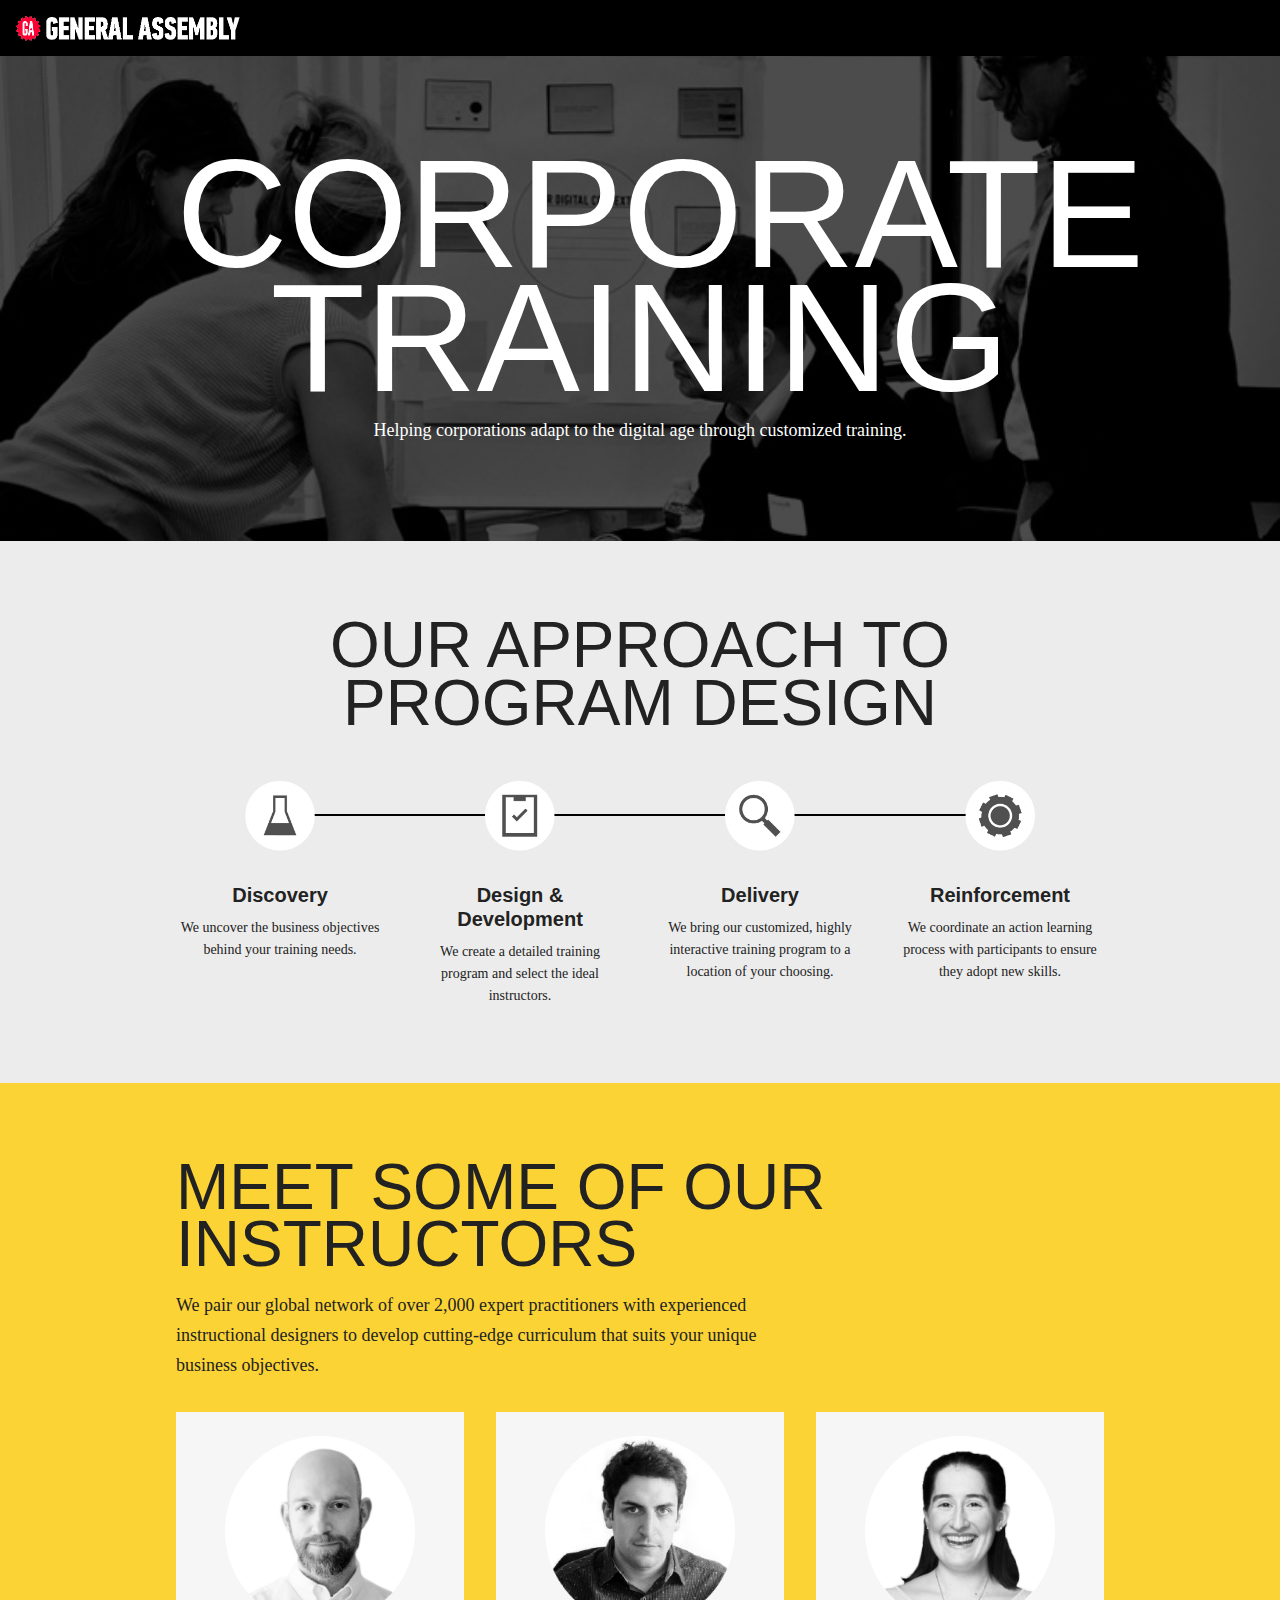
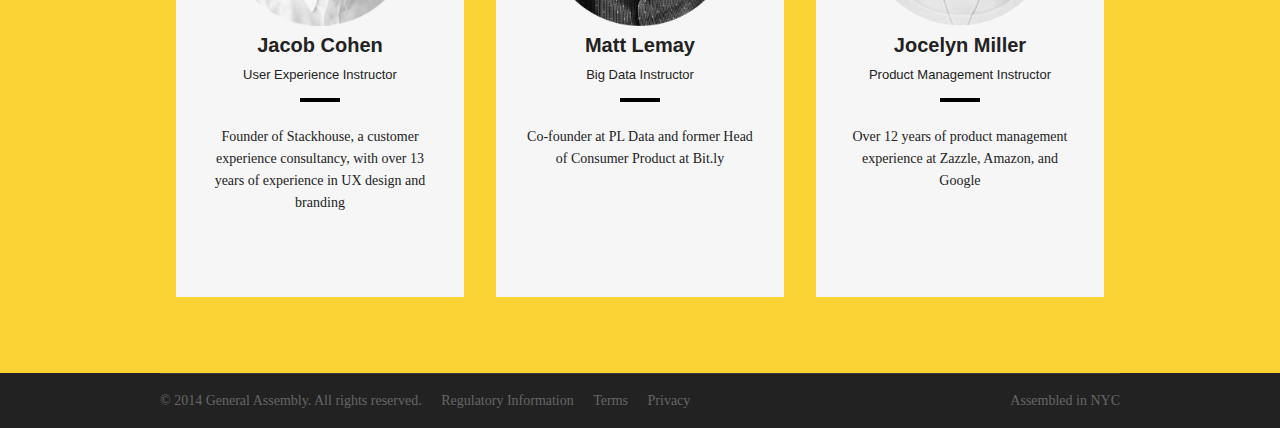
<file: index.html>
<!DOCTYPE html>
<html>
  <head>
    <title>Corporate Training | Digital Training | General Assembly</title>
    <meta http-equiv="Content-Type" content="text/html; charset=UTF-8">
    <meta content="Partner with General Assembly for customized inperson and online training to help your company&#39;s managers and employees succeed in the digital age." name="description">
    <meta name="viewport" content="initial-scale=1.0, width=device-width, maximum-scale=1.0">
    <meta http-equiv="X-UA-Compatible" content="IE=Edge,chrome=1">
    <meta name="msapplication-TileImage" content="static/apple-touch-icon-152x152-184838f56064c13d26aca9928c90e389.png">
    <link href="static/favicon-4082a092525e40973db06097178ed238.ico" rel="shortcut icon" type="image/vnd.microsoft.icon">
    <link rel="apple-touch-icon" sizes="152x152" href="static/apple-touch-icon-152x152-184838f56064c13d26aca9928c90e389.png">

    <!--
        Current in-house styling framework.
        This should be replaced with a third-party framework of your choice.
      -->
    <link cache="false" href="static/framework.min.css" media="all" rel="stylesheet">
  </head>
  <body>
    <header class="banner">
      <div class="masthead">
        <a href="#"><img alt="General Assembly" src="./static/ga-lockup.png"></a>
        <a href="#corporate-digital-training#navigation" class="skip">
        <img alt="Menu" src="./static/menu-ccd8f561e56991e7e37cb4ebadc7e60a.svg">
        </a>
      </div>
    </header>
    <section>
      <div id="header-bg" class="content-area-white enterprise-header">
        <div class="max-width with-padding">
          <div class="complex-grid mobile-full with-padding centered">
            <div class="col-12-12">
              <h1 class="header-title" style="font-size: 154.666666666667px;">
                Corporate<br>Training
              </h1>
            </div>
            <div class="col12">
              <p class="medium subbody">
                Helping corporations adapt to the digital age through customized training.
              </p>
            </div>
            <div class="mobile-only">
              <form id="form-email-capture">
                <a id="" class="request-info button fluid" href="#corporate-digital-training/request-more-information">Request More Information</a>
              </form>
            </div>
          </div>
        </div>
      </div>
    </section>
    <section class="content-area-grey">
      <div class="complex-grid with-padding mobile-full">
        <h2 class="centered">
          OUR APPROACH TO PROGRAM DESIGN
        </h2>
        <div class="col-3-3-0 icon-column no-mobile">
          <div class="image-wrapper approach-icon">
            <img src="./static/EnterpriseSite_ProcessMap-icons-retina-01.png">
          </div>
        </div>
        <div class="col-3-3-0 icon-column no-mobile">
          <div class="image-wrapper approach-icon">
            <img src="./static/EnterpriseSite_ProcessMap-icons-retina-02.png">
          </div>
        </div>
        <div class="col-3-3-0 icon-column no-mobile">
          <div class="image-wrapper approach-icon">
            <img src="./static/EnterpriseSite_ProcessMap-icons-retina-03.png">
          </div>
        </div>
        <div class="col-3-3-0 icon-column no-mobile">
          <div class="image-wrapper approach-icon">
            <img src="./static/EnterpriseSite_ProcessMap-icons-retina-04.png">
          </div>
        </div>
        <div class="col-3-3-3 icon-column mobile-vert">
          <div class="image-wrapper approach-icon">
            <img src="./static/EnterpriseSite_ProcessMap-icons-retina-01.png">
          </div>
        </div>
        <div class="col-3-3-9 icon-column">
          <h3 class="four-pack-title centered">Discovery</h3>
          <div class="centered">
            <p>
              We uncover the business objectives behind your training needs.
            </p>
          </div>
        </div>
        <div class="col-3-3-3 icon-column mobile-vert">
          <div class="image-wrapper approach-icon">
            <img src="./static/EnterpriseSite_ProcessMap-icons-retina-02.png">
          </div>
        </div>
        <div class="col-3-3-9 icon-column">
          <h3 class="four-pack-title centered">Design &amp; Development</h3>
          <div class="centered">
            <p>
              We create a detailed training program and select the ideal instructors.
            </p>
          </div>
        </div>
        <div class="col-3-3-3 icon-column mobile-vert">
          <div class="image-wrapper approach-icon">
            <img src="./static/EnterpriseSite_ProcessMap-icons-retina-03.png">
          </div>
        </div>
        <div class="col-3-3-9 icon-column">
          <h3 class="four-pack-title centered">Delivery</h3>
          <div class="centered">
            <p>
              We bring our customized, highly interactive training program to a location of your choosing.
            </p>
          </div>
        </div>
        <div class="col-3-3-3 icon-column mobile-vert">
          <div class="image-wrapper approach-icon">
            <img src="./static/EnterpriseSite_ProcessMap-icons-retina-04.png">
          </div>
        </div>
        <div class="col-3-3-9 icon-column">
          <h3 class="four-pack-title centered">Reinforcement</h3>
          <div class="centered">
            <p>
              We coordinate an action learning process with participants to ensure they adopt new skills.
            </p>
          </div>
        </div>
        <div class="approach-bar no-mobile"></div>
        <div class="approach-line mobile-vert"></div>
      </div>
    </section>
    <section class="content-area-yellow instructors">
      <div class="complex-grid with-padding mobile-full">
        <div class="col12">
          <h2>Meet Some Of Our Instructors</h2>
        </div>
        <div class="col8">
          <p class="introduction medium resizable with-padding">
            We pair our global network of over 2,000 expert practitioners with experienced instructional designers to develop cutting-edge curriculum that suits your unique business objectives.
          </p>
        </div>
      </div>
      <div class="complex-grid with-padding mobile-full">
        <div class="col4">
          <div class="panel-grey-light card centered">
            <img alt="Jacob Cohen" src="./static/Jacob-Cohen.png">
            <h3 class="name">Jacob Cohen</h3>
            <h5 class="role">User Experience Instructor</h5>
            <div class="blog-bar"></div>
            <p>Founder of Stackhouse, a customer experience consultancy, with over 13 years of experience in UX design and branding</p>
          </div>
        </div>
        <div class="col4">
          <div class="panel-grey-light card centered">
            <img alt="Matt Lemay" src="./static/Matt-Lemay.png">
            <h3 class="name">Matt Lemay</h3>
            <h5 class="role">Big Data Instructor</h5>
            <div class="blog-bar"></div>
            <p>Co-founder at PL Data and former Head of Consumer Product at Bit.ly</p>
          </div>
        </div>
        <div class="col4">
          <div class="panel-grey-light card centered">
            <img alt="Jocelyn Miller" src="./static/Jocelyn-Miller.png">
            <h3 class="name">Jocelyn Miller</h3>
            <h5 class="role">Product Management Instructor</h5>
            <div class="blog-bar"></div>
            <p>Over 12 years of product management experience at Zazzle, Amazon, and Google</p>
          </div>
        </div>
      </div>
    </section>
    <div class="legal">
      <div class="max-width has-padding">
        <p>
          © 2014 General Assembly. All rights reserved.
          <span class="terms-and-privacy">
          <span>
          <a href="#regulatory-information">Regulatory Information</a>
          </span>
          <span>
          <a href="#terms_of_service">Terms</a>
          </span>
          <span>
          <a href="#privacy_policy">Privacy</a>
          </span>
          </span>
          <span class="assembled-link">
          <a href="http://nytm.org/made-in-nyc" target="_blank">Assembled in NYC</a>
          </span>
        </p>
      </div>
    </div>
  </body>
</html>
</file>
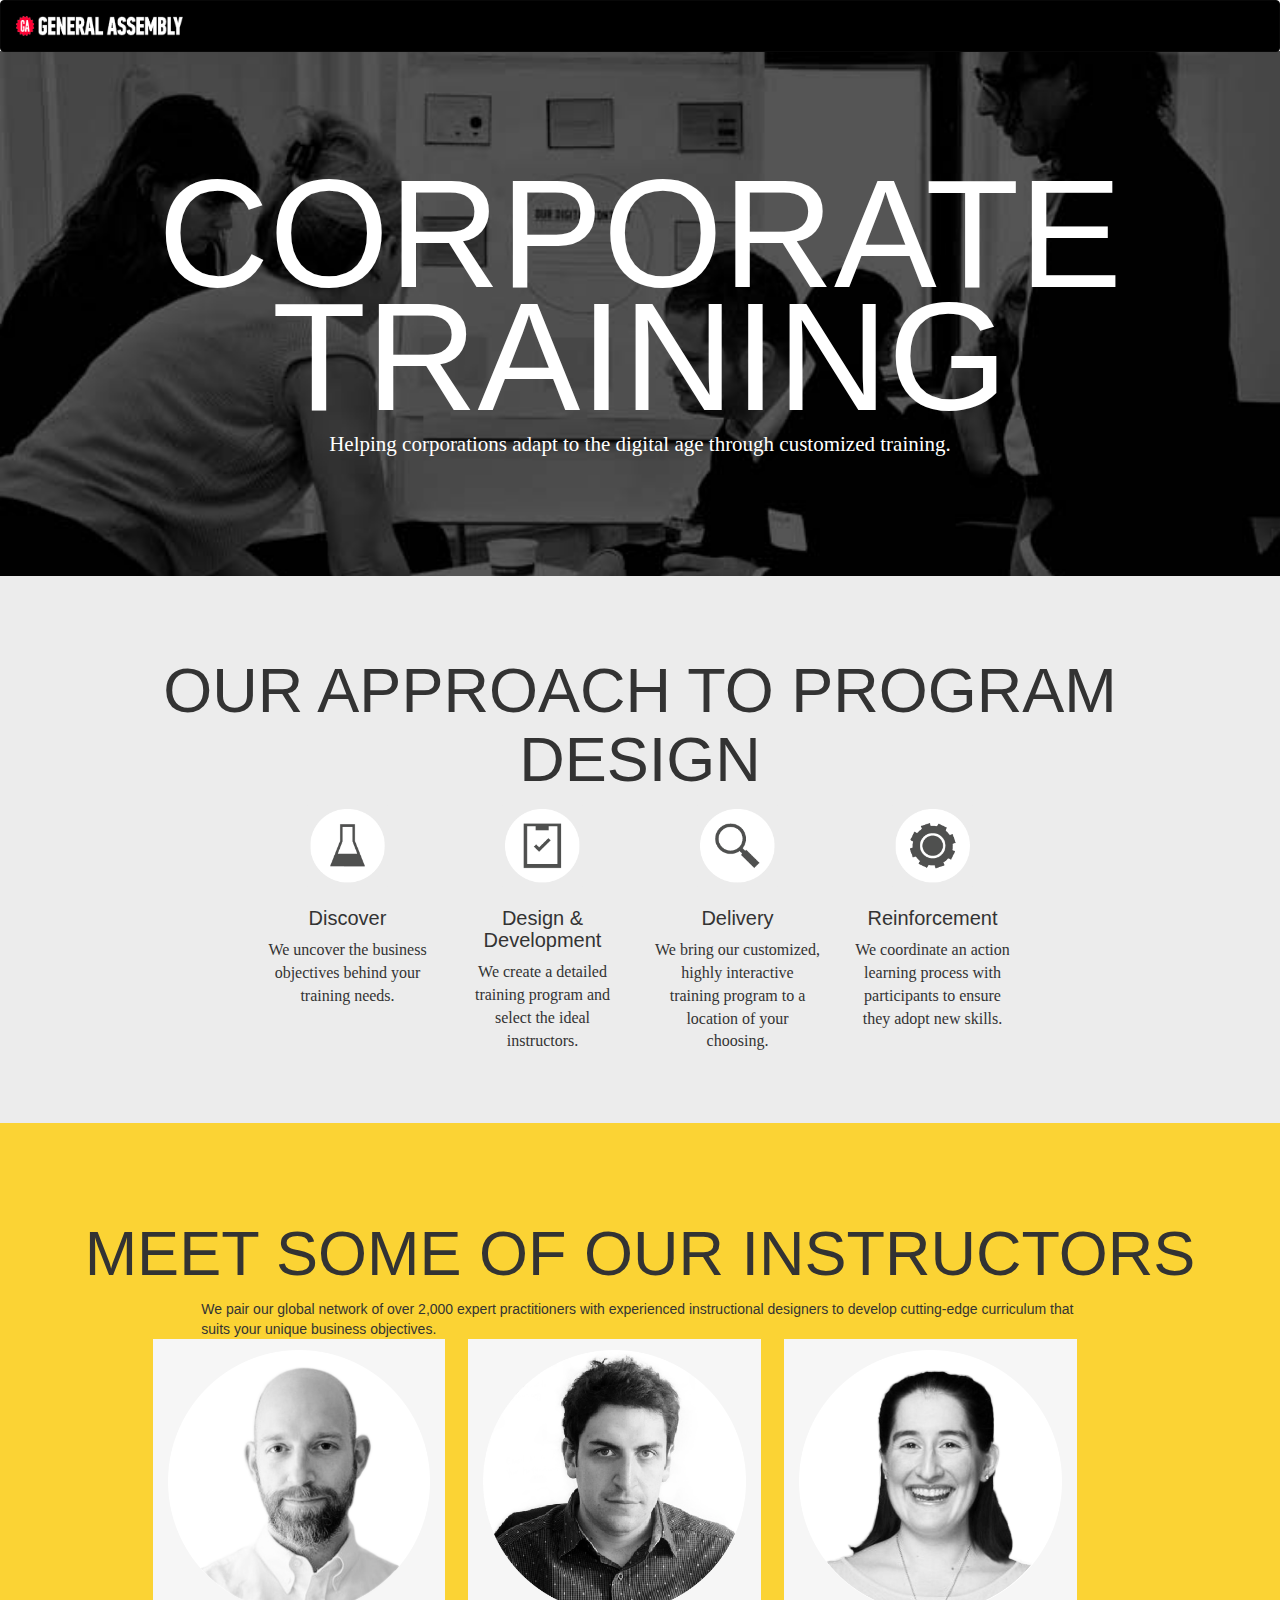
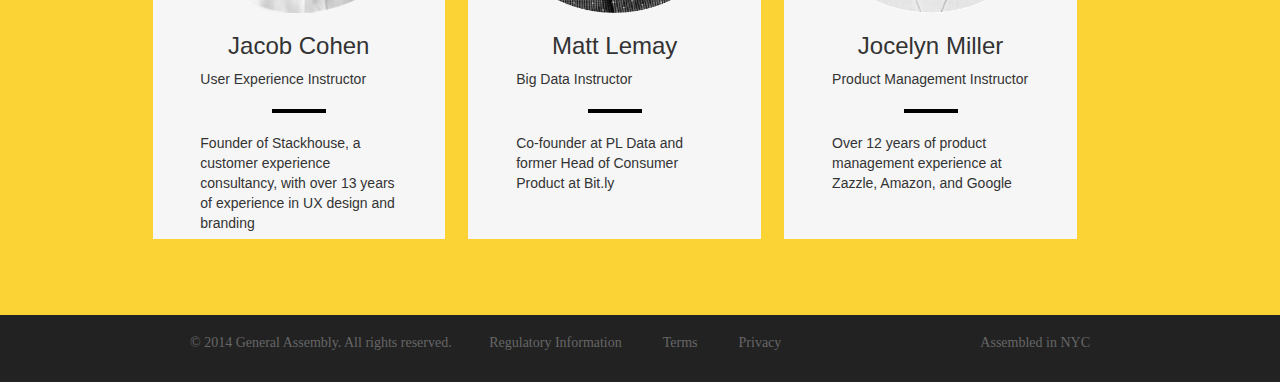
<file: new.html>
<!DOCTYPE html>
<html>
  <head>
    <title>Corporate Training | Digital Training | General Assembly</title>
    <meta http-equiv="Content-Type" content="text/html; charset=UTF-8">
    <meta content="Partner with General Assembly for customized inperson and online training to help your company&#39;s managers and employees succeed in the digital age." name="description">
    <meta name="viewport" content="initial-scale=1.0, width=device-width, maximum-scale=1.0">
    <meta http-equiv="X-UA-Compatible" content="IE=Edge,chrome=1">
    <link href="static/favicon-4082a092525e40973db06097178ed238.ico" rel="shortcut icon" type="image/vnd.microsoft.icon">
    <link rel="stylesheet" href="https://maxcdn.bootstrapcdn.com/bootstrap/3.3.5/css/bootstrap.min.css">
    <link rel="stylesheet" href="new.css" media="screen" title="no title" charset="utf-8">
  </head>
  <body>
    <!-- Navbar -->
    <nav class="nav navbar navbar-inverse">
      <div class="container-fluid">
        <!-- GA Logo -->
        <div class="navbar-header">
          <a href="#"><img alt="General Assembly" src="./static/ga-lockup.png" class="navbar-brand img-responsive"></a>
        </div>
      </div>
    </nav>
    <!-- Background Image and Header -->
    <div class="header jumbotron">
      <div class="header-text container-fluid">
        <h1>Corporate<br>Training</h1>
        <p>Helping corporations adapt to the digital age through customized training.</p>
        <!-- Mobile Email Capture -->
        <a class="hidden-lg btn btn-default btn-block" href="#corporate-digital-training/request-more-information" role="button">Request More Information</a>
      </div>
    </div>
    <!-- Approach Content -->
    <div class="approach container-fluid">
      <div class="container">
          <div class="row">
            <div class="col-lg-12">
              <h2>Our Approach to Program Design</h2>
            </div>
            <!-- Approach Columns -->
            <div class="approach-content col-md-6 col-lg-2 col-lg-offset-2">
              <img src="./static/EnterpriseSite_ProcessMap-icons-retina-01.png" class="thumbnail img-circle">
              <h3>Discover</h3>
              <p>We uncover the business objectives behind your training needs.</p>
            </div>
            <div class="approach-content col-md-6 col-lg-2">
              <img src="./static/EnterpriseSite_ProcessMap-icons-retina-02.png" class="thumbnail img-circle">
              <h3>Design &<br>Development</h3>
              <p>We create a detailed training program and select the ideal instructors.</p>
            </div>
            <div class="approach-content col-md-6 col-lg-2">
              <img src="./static/EnterpriseSite_ProcessMap-icons-retina-03.png" class="thumbnail img-circle">
              <h3>Delivery</h3>
              <p>We bring our customized, highly interactive training program to a location of your choosing.</p>
            </div>
            <div class="approach-content col-md-6 col-lg-2">
                <img src="./static/EnterpriseSite_ProcessMap-icons-retina-04.png" class="thumbnail img-circle">
                <h3>Reinforcement</h3>
                <p>We coordinate an action learning process with participants to ensure they adopt new skills.</p>
            </div>
          </div>
      </div>
    </div>
    <!-- Instructor Content -->
    <div class="instructors">
      <div class="container">
        <div class="row">
            <h2>Meet Some of Our Instructors</h2>
            <p>We pair our global network of over 2,000 expert practitioners with experienced instructional designers to develop cutting-edge curriculum that suits your unique business objectives.</p>
            <div class="bio col-md-12 col-lg-3 col-lg-offset-1">
              <img class="img-responsive" alt="Jacob Cohen" src="./static/Jacob-Cohen.png">
              <h3>Jacob Cohen</h3>
              <p>User Experience Instructor</p>
              <hr class="bar">
              <p>Founder of Stackhouse, a customer experience consultancy, with over 13 years of experience in UX design and branding</p>
            </div>
            <div class="bio col-md-12 col-lg-3">
              <img class="img-responsive" alt="Matt Lemay" src="./static/Matt-Lemay.png">
              <h3>Matt Lemay</h3>
              <p>Big Data Instructor</p>
              <hr class="bar">
              <p>Co-founder at PL Data and former Head of Consumer Product at Bit.ly</p>
            </div>
            <div class="bio col-md-12 col-lg-3">
              <img class="img-responsive" alt="Jocelyn Miller" src="./static/Jocelyn-Miller.png">
              <h3>Jocelyn Miller</h3>
              <p>Product Management Instructor</p>
              <hr class="bar">
              <p>Over 12 years of product management experience at Zazzle, Amazon, and Google</p>
            </div>
        </div>
      </div>
    </div>
    <!-- Footer / Legal -->
    <footer class="footer container-fluid">
      <div class="footer-content">
        <p>&copy; 2014 General Assembly. All rights reserved.</p>
        <span><a href="#regulatory-information">Regulatory Information</a></span>
        <span><a href="#terms_of_service">Terms</a></span>
        <span><a href="#privacy_policy">Privacy</a></span>
        <ul class="assembled">
          <li><a href="http://nytm.org/made-in-nyc" target="_blank">Assembled in NYC</a></li>
        </ul>
      </div>
    </footer>
    <!-- Latest compiled and minified JavaScript -->
    <script src="https://maxcdn.bootstrapcdn.com/bootstrap/3.3.5/js/bootstrap.min.js"></script>
  </body>
</html>
</file>
<file: new.css>
/* BODY */

h1, h2 {
  font-family: "PFDinTextCompProBold", Impact, Arial;
  text-transform: uppercase;
}


/* NAVIGATION */

.nav {
  background-color: #000000;
}


/* PAGE HEADER */

.jumbotron {
  background-image:url("static/Enterprise-Students1.jpg");
  background-repeat: no-repeat;
  background-size: cover;
  width: 100%;
  height: 525px;
  margin-top: -50px;
  margin-bottom: 0px;
  background-position:  center;
  text-align: center;
  padding-top: -50px;
}
.jumbotron h1 {
  line-height: .8;
  color: #ffffff;
  font-size: 11em;
}
.jumbotron p {
  color: #ffffff;
  font-family: "Times New Roman", serif;
}
.header {
  display: table;
}
.header-text {
  display: table-cell;
  vertical-align: middle;
}


/* HIDDEN EMAIL CAPTURE */
.btn { 
  color: #ffffff;
  background-color: #fa4542;
  border: none;
  border-radius: 3px;
  box-shadow: 0 3px 0 0 #be0201;
  padding: 16px 32px;
  margin-top: 16px; 
  font-size: 18px; 
  font-family: Helvetica, sans-serif;
}
.header a:hover {
  color: white;
  background-color: red;
}


/* APPROACH CONTENT*/

.approach {
  background-color: #ECECEC;
  text-align: center;
  float: none;
  padding-top: 60px;
  padding-bottom: 60px;
}
.approach h2, .instructors h2 {
    font-size: 4.5em;
}
.approach .thumbnail {
  background-color: #ECECEC;
  border: none;
  box-shadow: none;
  width: 50%;
  margin: auto;
}
.approach-content h3 {
  font-size: 20px;
}
.approach-content p {
  font-size: 16px;
  font-family: "Times New Roman", serif; 
}


/* INSTRUCTOR CONTENT */

.instructors {
  display: block;
  margin-left: auto;
  margin-right: auto;
  text-align: center;
  background-color: #FBD334;
  padding-top: 76px;
  padding-bottom: 76px;
}
.instructors p {
  width: 75%;
  text-align: left;
  margin: auto;
}
.bio {
  text-align: center;
  background-color: #F6F6F6;
  padding-top: 1%;
  margin-right: 2%;
  height: 500px;
}
hr {
  background: none;
  border: 2px solid #000000;
  width: 50px;
}

/* FOOTER / LEGAL */

.footer {
  font-family: "Times New Roman", serif;
}
.footer-content {
  width: 75%;
  margin: auto;
}
.footer, .footer a:link, .footer a:visited {
  background-color: #222222;
  color: #666666;
}
.footer a:hover {
  color: #ffffff;
  text-decoration: none;
}
.footer p {
  float: left;
  padding: 2%;
}
.footer span {
  display: inline-block;
  padding: 2%;
}
.assembled {
  float: right;
  padding: 2%;
  list-style: none;
}


/* SMALL SCREEN RESPONSES */

@media(max-width: 800px) {
  .jumbotron h1 {
    font-size: 5em;
  }
  .approach h2 {
    font-size: 2.5em;
  }
  .bio {
    height: 100%;
    margin-left: 2%;
  }
}
</file>
